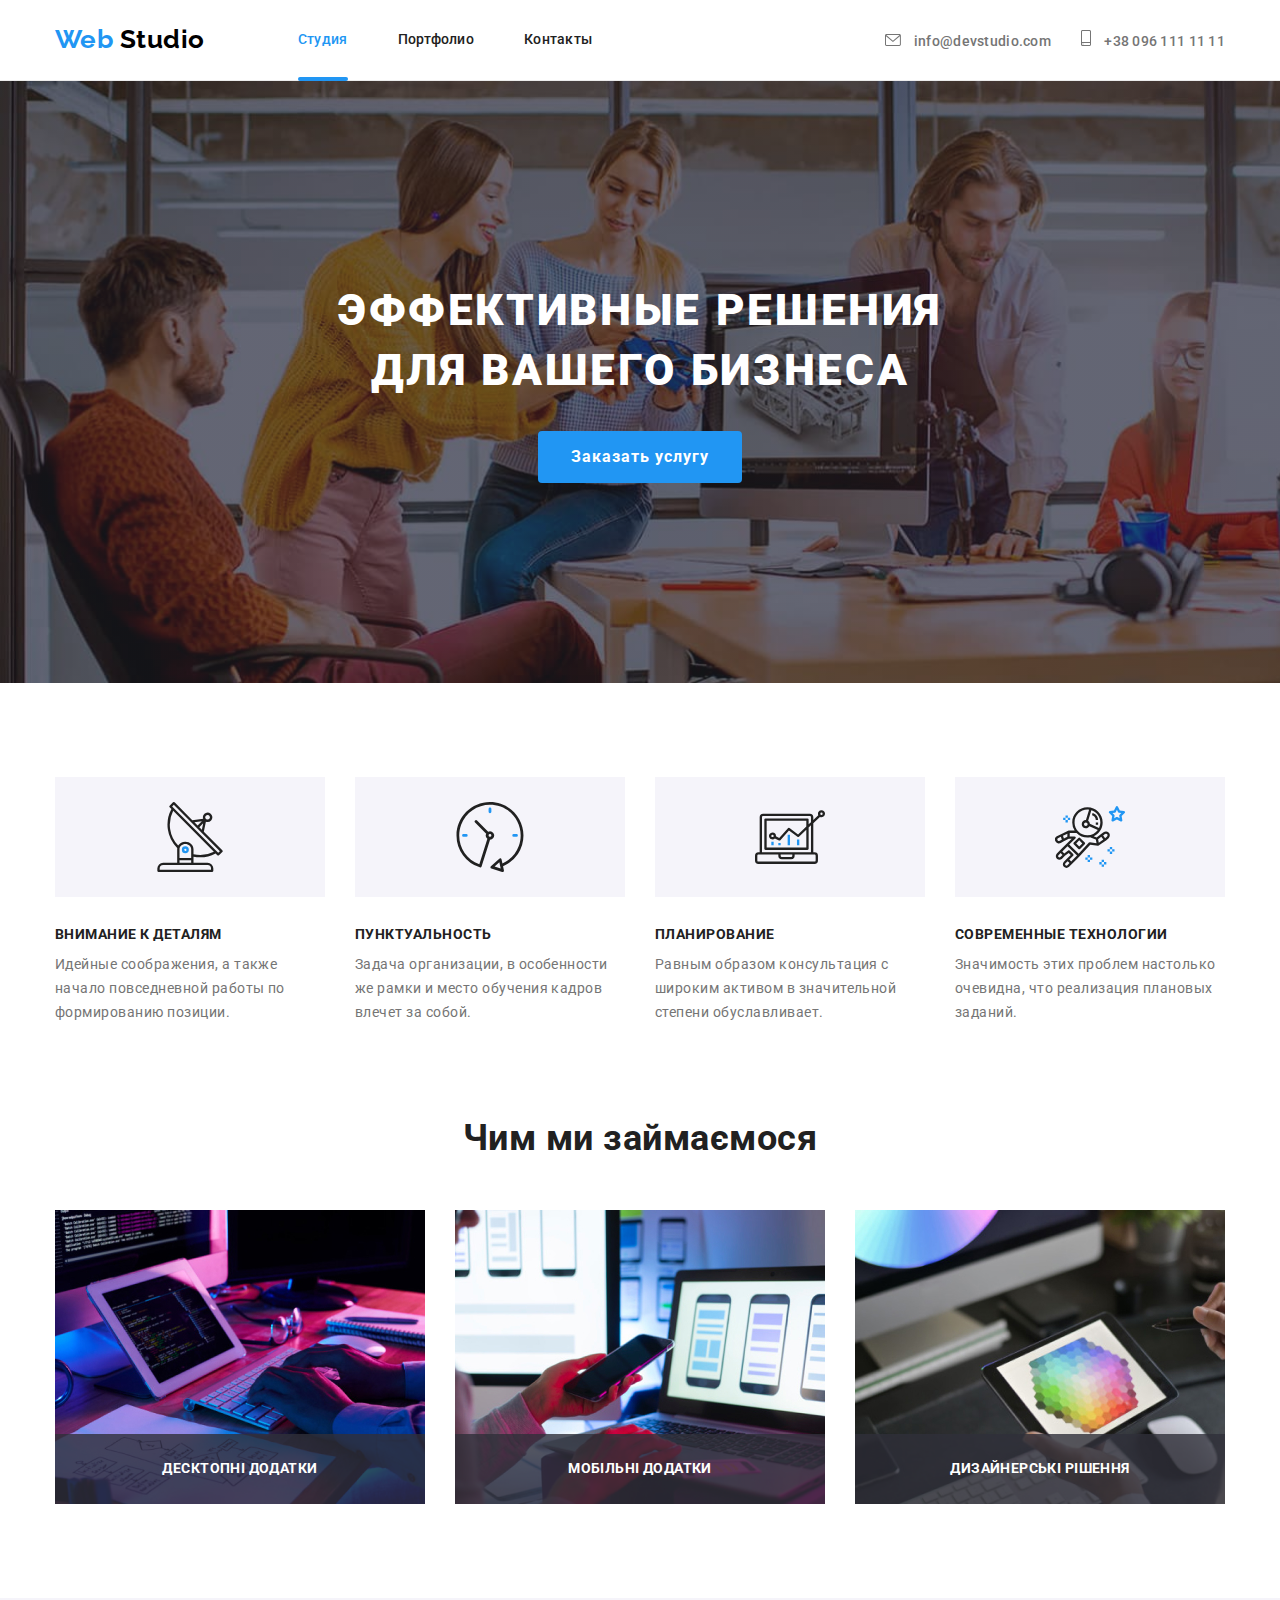
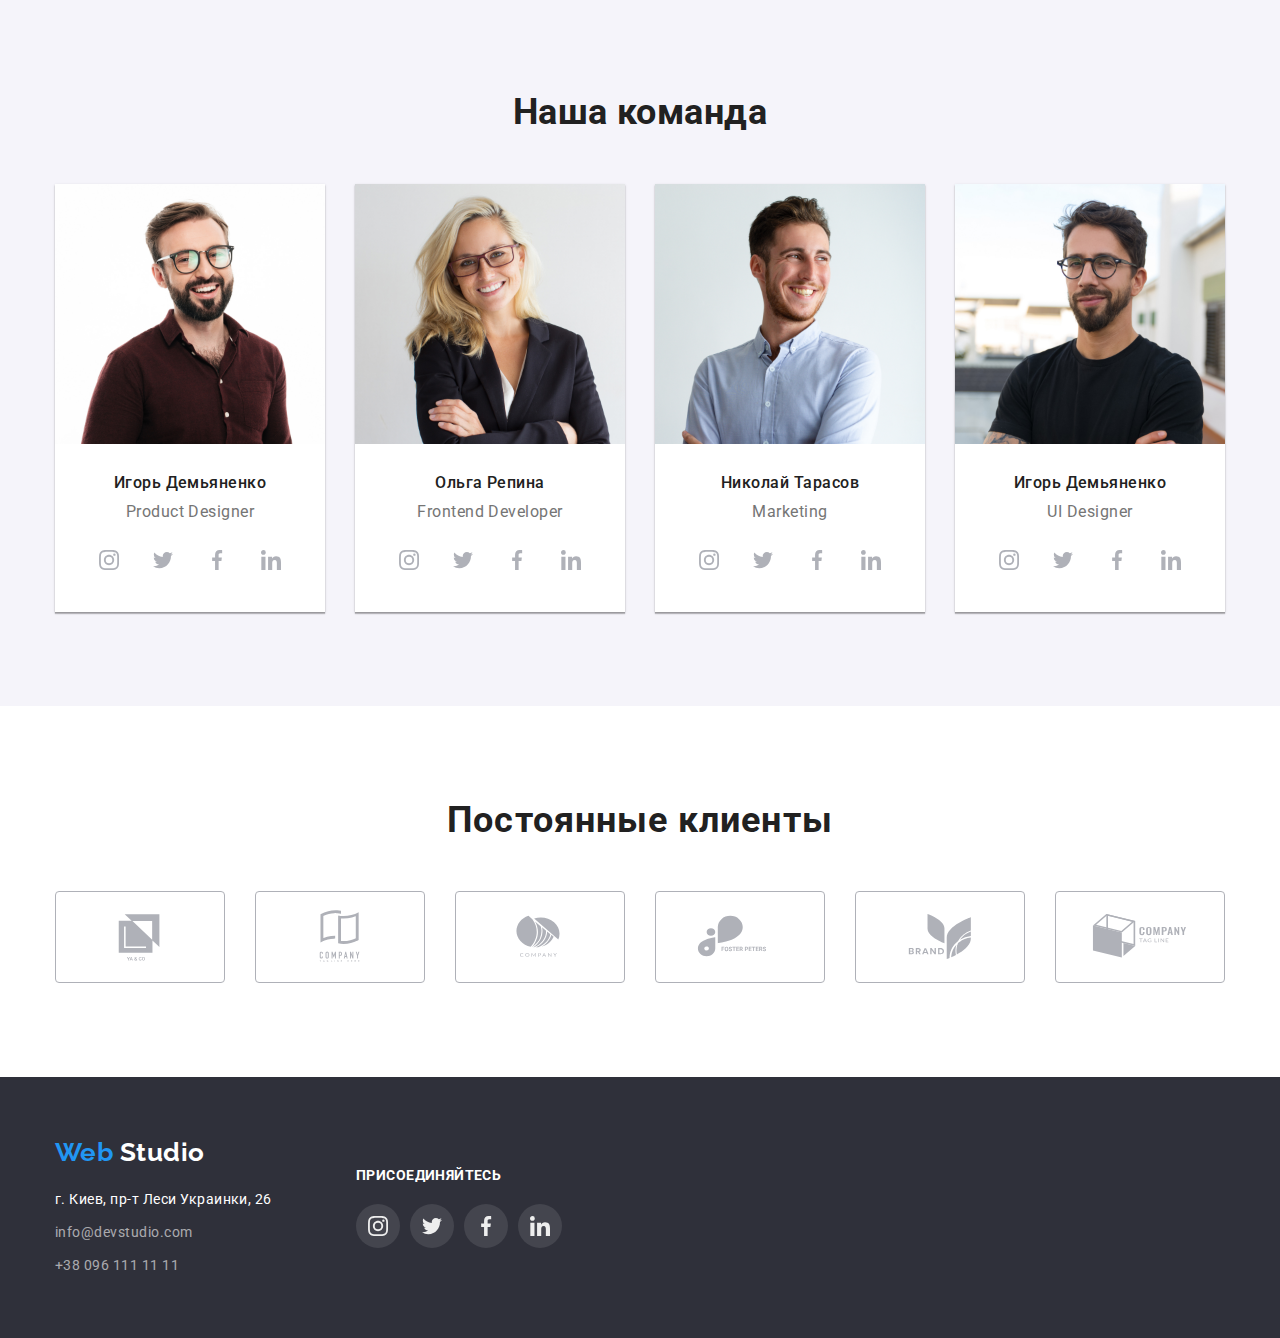
<file: index.html>
<!DOCTYPE html>
<html lang="ru">
  <head>
    <meta charset="UTF-8" />
    <meta http-equiv="X-UA-Compatible" content="IE=edge" />
    <meta name="viewport" content="width=device-width, initial-scale=1.0" />
    <title>WebStudio</title>
    <link
      href="https://fonts.googleapis.com/css2?family=Raleway:wght@700&family=Roboto:wght@400;500;700;900&display=swap"
      rel="stylesheet"
    />
    <link
      rel="stylesheet"
      href="https://cdnjs.cloudflare.com/ajax/libs/modern-normalize/1.1.0/modern-normalize.min.css"
    />
    <link rel="stylesheet" href="./css/styles.css" />
  </head>
  <body>
    <!--  Шапка страницы -->
    <header class="header">
      <div class="container main-nav">
        <a href="./index.html" class="logo link">
          Web <span class="accent link">Studio</span></a
        >

        <!-- Навигация -->
        <nav>
          <ul class="site-nav">
            <li class="item">
              <a href="./index.html" class="link current">Студия</a>
            </li>
            <li class="item">
              <a href="./portfolio.html" class="link">Портфолио</a>
            </li>
            <li class="item"><a href="" class="link item">Контакты</a></li>
          </ul>
        </nav>

        <!-- Контактные данные -->
        <ul class="auth-nav">
          <li class="item">
            <a href="mailto:info@devstudio.com" class="auth-nav-link link">
              <svg class="auth-icon" width="16px" height="12px">
                <use href="./images/symbol-img.svg#icon-envelope"></use>
              </svg>
              info@devstudio.com
            </a>
          </li>
          <li class="item">
            <a href="tel:+380961111111" class="auth-nav-link link">
              <svg class="auth-icon" width="10" height="16">
                <use href="./images/symbol-img.svg#icon-smartphone"></use>
              </svg>
              +38 096 111 11 11
            </a>
          </li>
        </ul>
      </div>
    </header>

    <main>
      <!-- Заголовок -->
      <section class="hero">
        <div class="container">
          <h1 class="hero-title">Эффективные решения для вашего бизнеса</h1>
        </div>
        <!-- Кнопка заказа услуги -->
        <div class="btn-hero containet">
          <button type="button" class="hero-button" data-modal-open>
            Заказать услугу
          </button>
        </div>
      </section>

      <!-- Наши преимущества (заголовок секции был скрыт при оформлении в css) -->
      <section class="section-benefits">
        <div class="container">
          <h2 class="section-title visually-hidden">Наши преимущества</h2>
          <ul class="benefits-conteiner">
            <li class="benefits-item">
              <div class="sectio-icon-benefits">
                <svg class="benefits-icon" width="70" height="70">
                  <use href="./images/symbol-img.svg#icon-antenna-1"></use>
                </svg>
              </div>
              <h3 class="benefits-title">Внимание к деталям</h3>
              <p class="text">
                Идейные соображения, а также начало повседневной работы по
                формированию позиции.
              </p>
            </li>
            <li class="benefits-item">
              <div class="sectio-icon-benefits">
                <svg class="benefits-icon" width="70" height="70">
                  <use href="./images/symbol-img.svg#icon-clock-1"></use>
                </svg>
              </div>
              <h3 class="benefits-title">Пунктуальность</h3>
              <p class="text">
                Задача организации, в особенности же рамки и место обучения
                кадров влечет за собой.
              </p>
            </li>
            <li class="benefits-item">
              <div class="sectio-icon-benefits">
                <svg class="benefits-icon" width="70" height="70">
                  <use href="./images/symbol-img.svg#icon-diagram-1"></use>
                </svg>
              </div>
              <h3 class="benefits-title">Планирование</h3>
              <p class="text">
                Равным образом консультация с широким активом в значительной
                степени обуславливает.
              </p>
            </li>
            <li class="benefits-item">
              <div class="sectio-icon-benefits">
                <svg class="benefits-icon" width="70" height="70">
                  <use href="./images/symbol-img.svg#icon-astronaut-1"></use>
                </svg>
              </div>
              <h3 class="benefits-title">Современные технологии</h3>
              <p class="text">
                Значимость этих проблем настолько очевидна, что реализация
                плановых заданий.
              </p>
            </li>
          </ul>
        </div>
      </section>

      <!-- Чем мы занимаемся -->
      <section class="section-making">
        <div class="container">
          <h2 class="making-title">Чим ми займаємося</h2>
          <ul class="container-making">
            <li class="making-item">
              <div class="making-top-wrap">
                <a class="making-link link" href="">
                  <img
                    src="images/img.jpg"
                    alt="Фото процесса вёрстки"
                    width="370"
                  />
                </a>
                <p class="making-text">Десктопні додатки</p>
              </div>
            </li>
            <li class="making-item">
              <div class="making-top-wrap">
                <a class="making-link link" href="">
                  <img
                    src="images/boxone.jpg"
                    alt="Фото процесса выбора дизайна"
                    width="370"
                  />
                </a>
                <p class="making-text">Мобільні додатки</p>
              </div>
            </li>
            <li class="making-item">
              <div class="making-top-wrap">
                <a class="making-link link" href="">
                  <img
                    src="images/boxtwo.jpg"
                    alt="Фото процесса выбора цветовой гаммы"
                    width="370"
                  />
                </a>
                <p class="making-text">Дизайнерські рішення</p>
              </div>
            </li>
          </ul>
        </div>
      </section>

      <!-- Наша команда -->
      <section class="section-team">
        <div class="container">
          <h2 class="team-title">Наша команда</h2>
          <ul class="conteiner-team">
            <li class="team-link">
              <img src="images/imgone.jpg" alt="Игорь Демьяненко" width="270" />
              <div class="team-item">
                <h3 class="personal-title">Игорь Демьяненко</h3>
                <p class="personal-text">Product Designer</p>
                <ul class="personal-soc list">
                  <li class="personal-soc-item">
                    <a href="" class="personal-soc-link link">
                      <svg class="icon-soc" width="20" height="20">
                        <use
                          href="./images/symbol-img.svg#icon-instagram-2"
                        ></use>
                      </svg>
                    </a>
                  </li>
                  <li class="personal-soc-item">
                    <a href="" class="personal-soc-link link">
                      <svg class="icon-soc" width="20" height="20">
                        <use
                          href="./images/symbol-img.svg#icon-twitter-1"
                        ></use>
                      </svg>
                    </a>
                  </li>
                  <li class="personal-soc-item">
                    <a href="" class="personal-soc-link link">
                      <svg class="icon-soc" width="20" height="20">
                        <use
                          href="./images/symbol-img.svg#icon-facebook-1"
                        ></use>
                      </svg>
                    </a>
                  </li>
                  <li class="personal-soc-item">
                    <a href="" class="personal-soc-link link">
                      <svg class="icon-soc" width="20" height="20">
                        <use
                          href="./images/symbol-img.svg#icon-linkedin-1"
                        ></use>
                      </svg>
                    </a>
                  </li>
                </ul>
              </div>
            </li>
            <li class="team-link">
              <img src="images/imgtwo.jpg" alt="Ольга Репина" width="270" />
              <div class="team-item">
                <h3 class="personal-title">Ольга Репина</h3>
                <p class="personal-text">Frontend Developer</p>
                <ul class="personal-soc list">
                  <li class="personal-soc-item">
                    <a href="" class="personal-soc-link link">
                      <svg class="icon-soc" width="20" height="20">
                        <use
                          href="./images/symbol-img.svg#icon-instagram-2"
                        ></use>
                      </svg>
                    </a>
                  </li>
                  <li class="personal-soc-item">
                    <a href="" class="personal-soc-link link">
                      <svg class="icon-soc" width="20" height="20">
                        <use
                          href="./images/symbol-img.svg#icon-twitter-1"
                        ></use>
                      </svg>
                    </a>
                  </li>
                  <li class="personal-soc-item">
                    <a href="" class="personal-soc-link link">
                      <svg class="icon-soc" width="20" height="20">
                        <use
                          href="./images/symbol-img.svg#icon-facebook-1"
                        ></use>
                      </svg>
                    </a>
                  </li>
                  <li class="personal-soc-item">
                    <a href="" class="personal-soc-link link">
                      <svg class="icon-soc" width="20" height="20">
                        <use
                          href="./images/symbol-img.svg#icon-linkedin-1"
                        ></use>
                      </svg>
                    </a>
                  </li>
                </ul>
              </div>
            </li>
            <li class="team-link">
              <img
                src="images/imgthree.jpg"
                alt="Николай Тарасов"
                width="270"
              />
              <div class="team-item">
                <h3 class="personal-title">Николай Тарасов</h3>
                <p class="personal-text">Marketing</p>
                <ul class="personal-soc list">
                  <li class="personal-soc-item">
                    <a href="" class="personal-soc-link link">
                      <svg class="icon-soc" width="20" height="20">
                        <use
                          href="./images/symbol-img.svg#icon-instagram-2"
                        ></use>
                      </svg>
                    </a>
                  </li>
                  <li class="personal-soc-item">
                    <a href="" class="personal-soc-link link">
                      <svg class="icon-soc" width="20" height="20">
                        <use
                          href="./images/symbol-img.svg#icon-twitter-1"
                        ></use>
                      </svg>
                    </a>
                  </li>
                  <li class="personal-soc-item">
                    <a href="" class="personal-soc-link link">
                      <svg class="icon-soc" width="20" height="20">
                        <use
                          href="./images/symbol-img.svg#icon-facebook-1"
                        ></use>
                      </svg>
                    </a>
                  </li>
                  <li class="personal-soc-item">
                    <a href="" class="personal-soc-link link">
                      <svg class="icon-soc" width="20" height="20">
                        <use
                          href="./images/symbol-img.svg#icon-linkedin-1"
                        ></use>
                      </svg>
                    </a>
                  </li>
                </ul>
              </div>
            </li>
            <li class="team-link">
              <img src="images/imgfour.jpg" alt="Михаил Ермаков" width="270" />
              <div class="team-item">
                <h3 class="personal-title">Игорь Демьяненко</h3>
                <p class="personal-text">UI Designer</p>
                <ul class="personal-soc list">
                  <li class="personal-soc-item">
                    <a href="" class="personal-soc-link link">
                      <svg class="icon-soc" width="20" height="20">
                        <use
                          href="./images/symbol-img.svg#icon-instagram-2"
                        ></use>
                      </svg>
                    </a>
                  </li>
                  <li class="personal-soc-item">
                    <a href="" class="personal-soc-link link">
                      <svg class="icon-soc" width="20" height="20">
                        <use
                          href="./images/symbol-img.svg#icon-twitter-1"
                        ></use>
                      </svg>
                    </a>
                  </li>
                  <li class="personal-soc-item">
                    <a href="" class="personal-soc-link link">
                      <svg class="icon-soc" width="20" height="20">
                        <use
                          href="./images/symbol-img.svg#icon-facebook-1"
                        ></use>
                      </svg>
                    </a>
                  </li>
                  <li class="personal-soc-item">
                    <a href="" class="personal-soc-link link">
                      <svg class="icon-soc" width="20" height="20">
                        <use
                          href="./images/symbol-img.svg#icon-linkedin-1"
                        ></use>
                      </svg>
                    </a>
                  </li>
                </ul>
              </div>
            </li>
          </ul>
        </div>
      </section>

      <!-- Постоянные клиенты -->
      <section class="section-customer">
        <div class="container">
          <h2 class="customer-title">Постоянные клиенты</h2>
          <ul class="container-customer">
            <li>
              <a href="" class="customer-link link">
                <svg class="icon-customer" width="106" height="60">
                  <use href="./images/symbol-img.svg#icon-Logo"></use>
                </svg>
              </a>
            </li>
            <li>
              <a href="" class="customer-link link">
                <svg class="icon-customer" width="106" height="60">
                  <use href="./images/symbol-img.svg#icon-Logo-2"></use>
                </svg>
              </a>
            </li>
            <li>
              <a href="" class="customer-link link">
                <svg class="icon-customer" width="106" height="60">
                  <use href="./images/symbol-img.svg#icon-Logo-3"></use>
                </svg>
              </a>
            </li>
            <li>
              <a href="" class="customer-link link">
                <svg class="icon-customer" width="106" height="60">
                  <use href="./images/symbol-img.svg#icon-Logo-4"></use>
                </svg>
              </a>
            </li>
            <li>
              <a href="" class="customer-link link">
                <svg class="icon-customer" width="106" height="60">
                  <use href="./images/symbol-img.svg#icon-Logo-5"></use>
                </svg>
              </a>
            </li>
            <li>
              <a href="" class="customer-link link">
                <svg class="icon-customer" width="106" height="60">
                  <use href="./images/symbol-img.svg#icon-Logo-6"></use>
                </svg>
              </a>
            </li>
          </ul>
        </div>
      </section>
    </main>

    <!-- Page footer -->
    <footer class="footer">
      <div class="container all-footer-container">
        <div class="footer-address-container">
          <a href="./index.html" class="footer-logo link">
            Web <span class="accent link">Studio</span></a
          >
          <address class="">
            <a
              href="https://goo.gl/maps/A9gjcNeJawxpGRib9"
              class="footer-address link"
              >г. Киев, пр-т Леси Украинки, 26</a
            >
            <ul class="footer-inf">
              <li class="footer-item">
                <a href="mailto:info@devstudio.com" class="footer-link link"
                  >info@devstudio.com</a
                >
              </li>
              <li class="footer-item">
                <a href="tel:+380961111111" class="footer-link link"
                  >+38 096 111 11 11</a
                >
              </li>
            </ul>
          </address>
        </div>
        <div class="footer-conteinet-soc">
          <h2 class="footer-title">Присоединяйтесь</h2>
          <ul class="footer-soc list">
            <li class="footer-soc-item">
              <a href="" class="footer-soc-link link">
                <svg class="icon-soc-footer" width="20" height="20">
                  <use href="./images/symbol-img.svg#icon-instagram-2"></use>
                </svg>
              </a>
            </li>
            <li class="footer-soc-item">
              <a href="" class="footer-soc-link link">
                <svg class="icon-soc-footer" width="20" height="20">
                  <use href="./images/symbol-img.svg#icon-twitter-1"></use>
                </svg>
              </a>
            </li>
            <li class="footer-soc-item">
              <a href="" class="footer-soc-link link">
                <svg class="icon-soc-footer" width="20" height="20">
                  <use href="./images/symbol-img.svg#icon-facebook-1"></use>
                </svg>
              </a>
            </li>
            <li class="footer-soc-item">
              <a href="" class="footer-soc-link link">
                <svg class="icon-soc-footer" width="20" height="20">
                  <use href="./images/symbol-img.svg#icon-linkedin-1"></use>
                </svg>
              </a>
            </li>
          </ul>
        </div>
      </div>
    </footer>
    <div class="backdrop is-hidden" data-modal>
      <div class="modal">
        <button type="button" class="modal-close" data-modal-close>
          <svg class="icon-soc-footer" width="11" height="11">
            <use href="./images/symbol-img.svg#icon-Vector"></use>
          </svg>
        </button>
        <p class="modal-title">Заголовок модального викна</p>
        <form class="modal-form">
          <input
            type="text"
            class="form-input"
            name="user-name"
            placeholder="Ваше імя"
            required
          />
          <button type="submit">Go</button>
        </form>
      </div>
    </div>
    <script src="./js/modal.js"></script>
  </body>
</html>
</file>
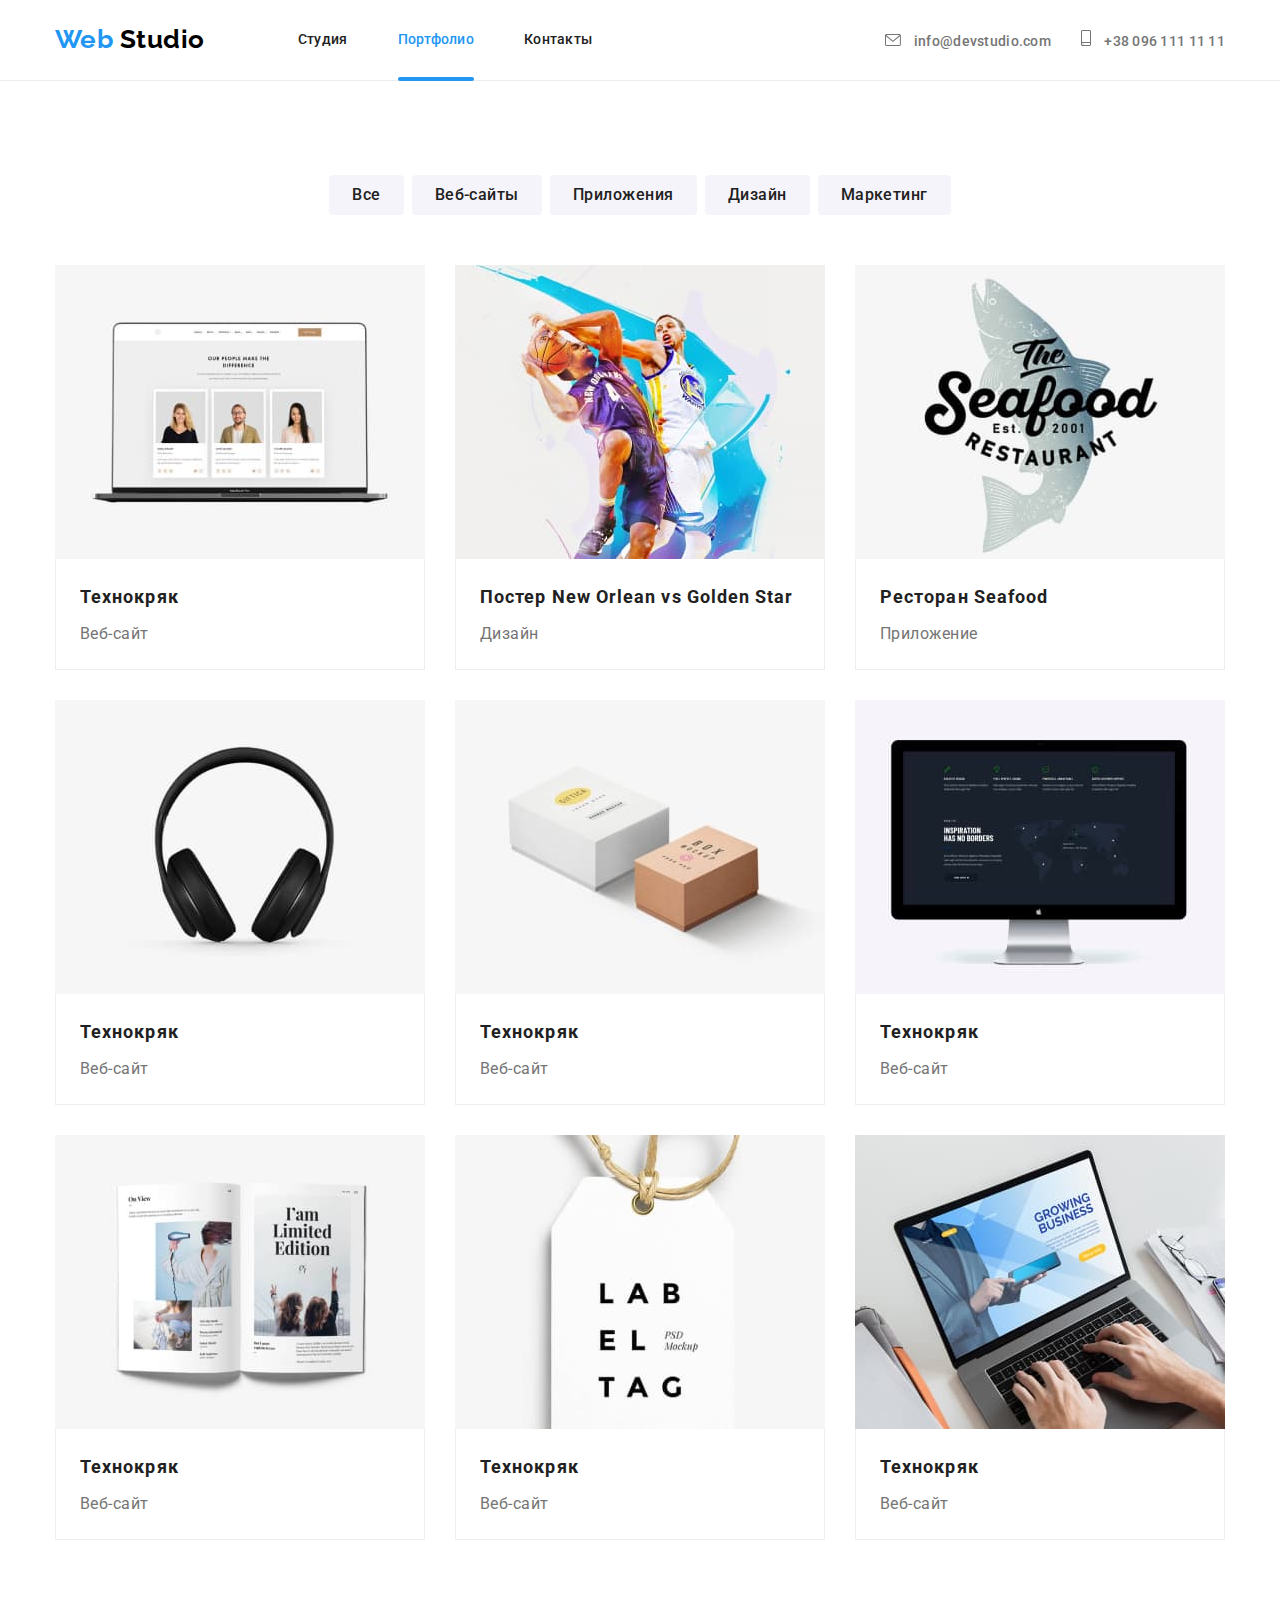
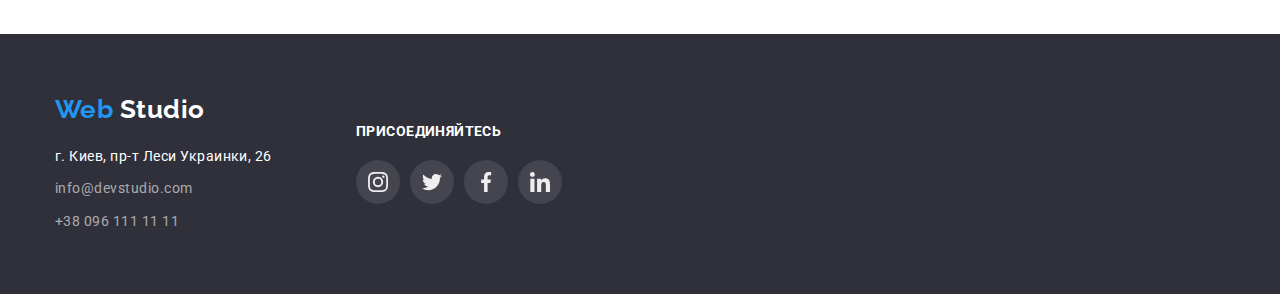
<file: portfolio.html>
<!DOCTYPE html>
<html lang="ru">
  <head>
    <meta charset="UTF-8" />
    <meta http-equiv="X-UA-Compatible" content="IE=edge" />
    <meta name="viewport" content="width=device-width, initial-scale=1.0" />
    <title>WebStudio</title>
    <link
      href="https://fonts.googleapis.com/css2?family=Raleway:wght@700&family=Roboto:wght@400;500;700;900&display=swap"
      rel="stylesheet"
    />
    <link
      rel="stylesheet"
      href="https://cdnjs.cloudflare.com/ajax/libs/modern-normalize/1.1.0/modern-normalize.min.css"
    />
    <link rel="stylesheet" href="./css/styles.css" />
  </head>
  <body>
    <!--  Шапка страницы -->
    <!-- <header class="header"> -->
    <header class="header">
      <div class="container main-nav">
        <a href="./index.html" class="logo link">
          Web <span class="accent link">Studio</span></a
        >

        <!-- Навигация -->
        <nav>
          <ul class="site-nav">
            <li class="item"><a href="./index.html" class="link">Студия</a></li>
            <li class="item">
              <a href="./portfolio.html" class="link current">Портфолио</a>
            </li>
            <li class="item"><a href="" class="link item">Контакты</a></li>
          </ul>
        </nav>

        <!-- Контактные данные -->
        <ul class="auth-nav">
          <li class="item">
            <a href="mailto:info@devstudio.com" class="auth-nav-link link">
              <svg class="auth-icon" width="16px" height="12px">
                <use href="./images/symbol-img.svg#icon-envelope"></use>
              </svg>
              info@devstudio.com
            </a>
          </li>
          <li class="item">
            <a href="tel:+380961111111" class="auth-nav-link link">
              <svg class="auth-icon" width="10" height="16">
                <use href="./images/symbol-img.svg#icon-smartphone"></use>
              </svg>
              +38 096 111 11 11
            </a>
          </li>
        </ul>
      </div>
    </header>

    <!-- Фильтр и контент -->
    <main class="main-portfolio">
      <section class="content">
        <div class="container">
          <ul class="content-filter">
            <li class="content-item">
              <button type="button" class="section-button">Все</button>
            </li>
            <li class="content-item">
              <button type="button" class="section-button">Веб-сайты</button>
            </li>
            <li class="content-item">
              <button type="button" class="section-button">Приложения</button>
            </li>
            <li class="content-item">
              <button type="button" class="section-button">Дизайн</button>
            </li>
            <li class="content-item">
              <button type="button" class="section-button">Маркетинг</button>
            </li>
          </ul>
        </div>

        <!-- Content-->
        <h1 class="content-hero visually-hidden">Content</h1>
        <div class="container">
          <ul class="conteiner-portfolio">
            <li class="content-info">
              <a class="portfolio-link link" href="">
                <div class="portfolio-item">
                  <img
                    src="./images/img-portfolio2.jpg"
                    alt="Открытый ноутбух"
                    width="370"
                    height="294"
                  />
                  <p class="portfolio-text">
                    Ресурс пропонує комплексні пропозиції з різним рівнем
                    функціоналу та сервісів. Все це дозволить відвідувачу
                    отримати вичерпні відомості про компанію чи приватну особу.
                  </p>
                </div>

                <div class="content-conteiner">
                  <h2 class="content-titel">Технокряк</h2>
                  <p class="content-text">Веб-сайт</p>
                </div>
              </a>
            </li>
            <li class="content-info">
              <a class="portfolio-link link" href="">
                <div class="portfolio-item">
                  <img
                    src="./images/img-portfolio3.jpg"
                    alt="Баскетболисты"
                    width="370"
                    height="294"
                  />
                  <p class="portfolio-text">
                    Ресурс пропонує комплексні пропозиції з різним рівнем
                    функціоналу та сервісів. Все це дозволить відвідувачу
                    отримати вичерпні відомості про компанію чи приватну особу.
                  </p>
                </div>

                <div class="content-conteiner">
                  <h2 class="content-titel">
                    Постер New Orlean vs Golden Star
                  </h2>
                  <p class="content-text">Дизайн</p>
                </div>
              </a>
            </li>
            <li class="content-info">
              <a class="portfolio-link link" href="">
                <div class="portfolio-item">
                  <img
                    src="./images/img-portfolio4.jpg"
                    alt="Лого ресторана"
                    width="370"
                    height="294"
                  />
                  <p class="portfolio-text">
                    Ресурс пропонує комплексні пропозиції з різним рівнем
                    функціоналу та сервісів. Все це дозволить відвідувачу
                    отримати вичерпні відомості про компанію чи приватну особу.
                  </p>
                </div>

                <div class="content-conteiner">
                  <h2 class="content-titel">Ресторан Seafood</h2>
                  <p class="content-text">Приложение</p>
                </div>
              </a>
            </li>
            <li class="content-info">
              <a class="portfolio-link link" href="">
                <div class="portfolio-item">
                  <img
                    src="./images/img-portfolio5.jpg"
                    alt="Открытый ноутбух"
                    width="370"
                    height="294"
                  />
                  <p class="portfolio-text">
                    Ресурс пропонує комплексні пропозиції з різним рівнем
                    функціоналу та сервісів. Все це дозволить відвідувачу
                    отримати вичерпні відомості про компанію чи приватну особу.
                  </p>
                </div>

                <div class="content-conteiner">
                  <h2 class="content-titel">Технокряк</h2>
                  <p class="content-text">Веб-сайт</p>
                </div>
              </a>
            </li>
            <li class="content-info">
              <a class="portfolio-link link" href="">
                <div class="portfolio-item">
                  <img
                    src="./images/img-portfolio6.jpg"
                    alt="Открытый ноутбух"
                    width="370"
                    height="294"
                  />
                  <p class="portfolio-text">
                    Ресурс пропонує комплексні пропозиції з різним рівнем
                    функціоналу та сервісів. Все це дозволить відвідувачу
                    отримати вичерпні відомості про компанію чи приватну особу.
                  </p>
                </div>

                <div class="content-conteiner">
                  <h2 class="content-titel">Технокряк</h2>
                  <p class="content-text">Веб-сайт</p>
                </div>
              </a>
            </li>
            <li class="content-info">
              <a class="portfolio-link link" href="">
                <div class="portfolio-item">
                  <img
                    src="./images/img-portfolio7.jpg"
                    alt="Открытый ноутбух"
                    width="370"
                    height="294"
                  />
                  <p class="portfolio-text">
                    Ресурс пропонує комплексні пропозиції з різним рівнем
                    функціоналу та сервісів. Все це дозволить відвідувачу
                    отримати вичерпні відомості про компанію чи приватну особу.
                  </p>
                </div>

                <div class="content-conteiner">
                  <h2 class="content-titel">Технокряк</h2>
                  <p class="content-text">Веб-сайт</p>
                </div>
              </a>
            </li>
            <li class="content-info">
              <a class="portfolio-link link" href="">
                <div class="portfolio-item">
                  <img
                    src="./images/img-portfolio8.jpg"
                    alt="Открытый ноутбух"
                    width="370"
                    height="294"
                  />
                  <p class="portfolio-text">
                    Ресурс пропонує комплексні пропозиції з різним рівнем
                    функціоналу та сервісів. Все це дозволить відвідувачу
                    отримати вичерпні відомості про компанію чи приватну особу.
                  </p>
                </div>

                <div class="content-conteiner">
                  <h2 class="content-titel">Технокряк</h2>
                  <p class="content-text">Веб-сайт</p>
                </div>
              </a>
            </li>
            <li class="content-info">
              <a class="portfolio-link link" href="">
                <div class="portfolio-item">
                  <img
                    src="./images/img-portfolio9.jpg"
                    alt="Открытый ноутбух"
                    width="370"
                    height="294"
                  />
                  <p class="portfolio-text">
                    Ресурс пропонує комплексні пропозиції з різним рівнем
                    функціоналу та сервісів. Все це дозволить відвідувачу
                    отримати вичерпні відомості про компанію чи приватну особу.
                  </p>
                </div>

                <div class="content-conteiner">
                  <h2 class="content-titel">Технокряк</h2>
                  <p class="content-text">Веб-сайт</p>
                </div>
              </a>
            </li>
            <li class="content-info">
              <a class="portfolio-link link" href="">
                <div class="portfolio-item">
                  <img
                    src="./images/img-portfolio10.jpg"
                    alt="Открытый ноутбух"
                    width="370"
                    height="294"
                  />
                  <p class="portfolio-text">
                    Ресурс пропонує комплексні пропозиції з різним рівнем
                    функціоналу та сервісів. Все це дозволить відвідувачу
                    отримати вичерпні відомості про компанію чи приватну особу.
                  </p>
                </div>

                <div class="content-conteiner">
                  <h2 class="content-titel">Технокряк</h2>
                  <p class="content-text">Веб-сайт</p>
                </div>
              </a>
            </li>
          </ul>
        </div>
      </section>
    </main>

    <!-- Page footer -->
    <footer class="footer">
      <div class="container all-footer-container">
        <div class="footer-address-container">
          <a href="./index.html" class="footer-logo link">
            Web <span class="accent link">Studio</span></a
          >
          <address class="">
            <a
              href="https://goo.gl/maps/A9gjcNeJawxpGRib9"
              class="footer-address link"
              >г. Киев, пр-т Леси Украинки, 26</a
            >
            <ul class="footer-inf">
              <li class="footer-item">
                <a href="mailto:info@devstudio.com" class="footer-link link"
                  >info@devstudio.com</a
                >
              </li>
              <li class="footer-item">
                <a href="tel:+380961111111" class="footer-link link"
                  >+38 096 111 11 11</a
                >
              </li>
            </ul>
          </address>
        </div>
        <div class="footer-conteinet-soc">
          <h2 class="footer-title">Присоединяйтесь</h2>
          <ul class="footer-soc list">
            <li class="footer-soc-item">
              <a href="" class="footer-soc-link link">
                <svg class="icon-soc-footer" width="20" height="20">
                  <use href="./images/symbol-img.svg#icon-instagram-2"></use>
                </svg>
              </a>
            </li>
            <li class="footer-soc-item">
              <a href="" class="footer-soc-link link">
                <svg class="icon-soc-footer" width="20" height="20">
                  <use href="./images/symbol-img.svg#icon-twitter-1"></use>
                </svg>
              </a>
            </li>
            <li class="footer-soc-item">
              <a href="" class="footer-soc-link link">
                <svg class="icon-soc-footer" width="20" height="20">
                  <use href="./images/symbol-img.svg#icon-facebook-1"></use>
                </svg>
              </a>
            </li>
            <li class="footer-soc-item">
              <a href="" class="footer-soc-link link">
                <svg class="icon-soc-footer" width="20" height="20">
                  <use href="./images/symbol-img.svg#icon-linkedin-1"></use>
                </svg>
              </a>
            </li>
          </ul>
        </div>
      </div>
    </footer>
  </body>
</html>
</file>
<file: css/styles.css>
:root{
    --accent-color: #2196F3;
    --primery-text-color: #757575;
    --titel-text-color: #212121;
    --white-color: #ffffff;
    --main-background-color:#E5E5E5;
    --secondary-background-color:#F5F4FA;
    --footer-text-color: rgba(255, 255, 255, 0.6);
    --background-color-hero-footer: #2F303A;
    --lodo-color: #000000;}

body{
  /* background-color: var(--main-background-color); */
  color: var(--titel-text-color);
  font-family: Roboto, sans-serif;
  letter-spacing: 0.03em;}

/* Убирает все отступы */
h1, h2, h3, h4, h5, h6, p{
  margin: 0;
}

ul {
  margin: 0;
  padding-left: 0;
}

/* Убирает подчеркивание в списках */
ul { list-style: none;}

/* Убирает точки в списках */
.link { 
  text-decoration: none;
  margin: 0;
  padding: 0;
}

img {
  display: block;
}

/* Скрывает заголовки */
.visually-hidden {
  position: absolute;
  white-space: nowrap;
  width: 1px;
  height: 1px;
  overflow: hidden;
  border: 0;
  padding: 0;
  clip: rect(0 0 0 0);
  clip-path: inset(50%);
  margin: -1px;}

.container {
  margin: 0 auto;
  width: 1200px;
  padding-left: 15px;
  padding-right: 15px;
  /* outline: 2px solid #0ea106dc; */
}

/* --------- Шапка --------- */

/* Text and Font for Logo and foter-logo */
.logo, .footer-logo {
  font-family: Raleway, sans-serif;
  font-weight: 700;
  font-size: 26px;
  line-height: 1.19;
  transition: color 250ms cubic-bezier(0.4, 0, 0.2, 1);
}

/* Logo Color */
.logo {
  color:var(--accent-color);
  padding-top: 24px;
  padding-bottom: 25px;
}

.logo .accent { 
  color: var(--lodo-color);
  transition: color 250ms cubic-bezier(0.4, 0, 0.2, 1);
}
.logo .accent:hover, 
.logo .accent:focus {
  color: var(--accent-color);
}
.logo:hover,
.logo:focus {
  color: var(--logo-color)
}

/* Main-nav */
.header {
  border-bottom: 1px solid #ECECEC;
}
.main-nav {
  display: flex;
  align-items: center;
}

/* Text and Font for Site-Nav/Auth-nav */
.site-nav, .auth-nav{
  font-weight: 500;
  font-size: 14px;
  line-height: 1.14;
  letter-spacing: 0.02em;
}

/* Site-Nav */
.site-nav {
  display: flex;
  margin-left: 93px;
}

.site-nav .item:not(:last-child) {
  margin-right: 50px;
}

.site-nav .item{
  display: block;
}

.site-nav .link {
  display: block;
  position: relative;
  padding-top: 32px;
  padding-bottom: 32px;
  transition: color 250ms cubic-bezier(0.4, 0, 0.2, 1);
}

.site-nav .link{ color: var(--titel-text-color);}
.site-nav .link:hover, 
.site-nav .link:focus {color: var(--accent-color);}
.site-nav .link.current {color: var(--accent-color); }

.site-nav .link.current::after{
  content: "";
  position: absolute;
  display: block;
  width: 100%;
  height: 4px;
  background: #2196F3;
  border-radius: 2px;
  bottom: -1px;
}


/* Auth-Nav */
.auth-nav {
  display: flex;
  margin-left: auto;
  align-items: baseline;  
}

.auth-nav .item + .item {
  margin-left: 30px;
}

.auth-icon{
  margin-right: 10px;
  fill: var(--primery-text-color);
  background-color: #fff;
  transition: fill 250ms cubic-bezier(0.4, 0, 0.2, 1);
}

.auth-nav-link{
  transition: color 250ms cubic-bezier(0.4, 0, 0.2, 1);
}

.auth-nav-link {color: var(--primery-text-color);}
.auth-nav-link:hover, 
.auth-nav-link:focus {color: var(--accent-color);}

.auth-nav-link:hover .auth-icon,
.auth-nav-link:focus .auth-icon {
  fill: var(--accent-color);
}

/* ---Hero--- */

.hero {
  background-color: var(--background-color-hero-footer);
  background-image: linear-gradient(
    rgba(47, 48, 58, 0.4),
   rgba(47, 48, 58, 0.4)), 
  url(../images/Img-hero.jpg);
  
  max-width: 1600px;
  background-size: cover;
  text-align: center;
  margin: 0 auto;
  padding-top: 200px;
  padding-bottom: 200px;
  background-repeat: no-repeat;
}

.hero-title {
  color: var(--white-color) ;
  font-weight: 900;
  font-size: 44px;
  line-height: 1.36;
  letter-spacing: 0.06em;
  text-transform: uppercase;
  margin-bottom: 30px;
  max-width: 696px;
  display: inline-block;
}

.hero-button {
  color: var(--white-color);
  background-color: var(--accent-color);
  font-weight: 700;
  font-size: 16px;
  line-height: 1.88;
  align-items: center;
  letter-spacing: 0.06em;
  cursor: pointer; 

  border-radius: 4px;
  padding: 10px 32px;
  display: inline-block;
  min-width: 200px;
  border: 1px solid transparent;
  transition: color 250ms cubic-bezier(0.4, 0, 0.2, 1);
}

/* Section Benefits */
.benefits-title{
  font-weight: 700;
  font-size: 14px;
  line-height: 1.14;
  text-transform: uppercase;
}

.benefits-conteiner {
  display: flex;
  flex-basis: calc(100% / 4 - 30px)
}

.section-benefits .benefits-item + .benefits-item {
margin-left: 30px;
}

.section-benefits, .section-team {
  padding: 94px 0px;
}

.benefits-title {
  margin-bottom: 10px;
}

.sectio-icon-benefits {
  display: flex;
  align-items: center;
  justify-content: center;
  width: 270px;
  height: 120px;
  background-color: #F5F4FA;
  margin-bottom: 30px;
}

/* -----Section Making -----*/

.container-making {
  display: flex;
  justify-content: space-between;
}

.section-making {
  padding: 94px 0px;
  padding-top: 0;
}

.text {
  color: var(--primery-text-color);
  font-size: 14px;
  line-height: 1.71;
}

.making-top-wrap {
  position: relative;
}

.making-text {
  position: absolute;
  bottom: 0;
  top: 88%;
  left: 50%;
  width: 370px;
  height: 70px;
  transform: translate(-50%, -50%);

  padding-top: 27px;
  text-align: center;
  font-weight: 700;
  font-size: 14px;
  line-height: 1.14;
  letter-spacing: 0.03em;
  text-transform: uppercase;

  color: #ffffff;
  background-color: rgba(47, 48, 58, 0.8);

}

/* What are we doing adn Team Titles */
.making-title, .team-title {
  font-weight: 700;
  font-size: 36px;
  line-height: 1.16;
  text-align: center;
  margin-bottom: 50px;
}

/* -------- Section Team ------*/
.conteiner-team {
  display: flex;
}

.conteiner-team .team-link + .team-link {
  margin-left: 30px;
}

.team-link{
  box-shadow: 0px 1px 3px rgba(0, 0, 0, 0.12),
   0px 1px 1px rgba(0, 0, 0, 0.14), 
   0px 2px 1px rgba(0, 0, 0, 0.2);
}

.section-team { background-color: var(--secondary-background-color);}
.section-team .team-link {background-color: #FFFFFF;}

.personal-title, .personal-text {
  font-weight: 500;
  font-size: 16px;
  line-height: 1.18;
  text-align: center;
}

.personal-text {
  color: var(--primery-text-color);
  font-weight: 400;
  margin-top: 10px;
  margin-bottom: 16px;
}

.team-item { 
  padding-top: 30px;
  padding-bottom: 30px;
}

.personal-soc {
  display: flex;
  justify-content: center;
  background-size: 100%;
  gap: 10px;
}

.personal-soc-link {
  width: 44px;
  height: 44px;
  border-radius: 50%;
  display: flex;
  justify-content: center;
  align-items: center;
  transition: background-color 250ms cubic-bezier(0.4, 0, 0.2, 1);
}

.icon-soc {
  fill: #AFB1B8;
  transition: fill 250ms cubic-bezier(0.4, 0, 0.2, 1);
}

.personal-soc-link:hover,
.personal-soc-link:focus {
  background-color: var(--accent-color);
}

.personal-soc-link:hover .icon-soc ,
.personal-soc-link:focus .icon-soc {
  fill: var(--white-color);
}

/* --- Customers--- */

.section-customer {
  display: flex;
  padding-top: 94px;
  padding-bottom: 94px;
}

.container-customer{
  display: flex;
  gap: 30px;
}

.customer-title {
  font-weight: 700;
  font-size: 36px;
  line-height: 1.16;
  text-align: center;
  letter-spacing: 0.03em;
  color: var(--titel-text-color);
  margin-bottom: 50px;
}

.customer-link {
  width: 170px;
  height: 92px;
   display: flex;
  justify-content: center;
  align-items: center;
  border: 1px solid #AFB1B8;
  border-radius: 4px;
  fill: #AFB1B8;
  transition: border-color 250ms cubic-bezier(0.4, 0, 0.2, 1);
}

.icon-customer{
  transition: fill 250ms cubic-bezier(0.4, 0, 0.2, 1);
}

.customer-link:hover,
.customer-link:focus {
  border-color: #2196F3;
}

.customer-link:hover .icon-customer,
.customer-link:focus .icon-customer{
  fill: #2196F3;
}

/* Footer */
.footer { 
  background-color: var(--background-color-hero-footer);
  padding: 60px 0 60px;
}

.footer-logo { 
  color: var(--accent-color); 
  font-family: Raleway, sans-serif;
  margin-bottom: 20px;
  transition: color 250ms cubic-bezier(0.4, 0, 0.2, 1);
}

.footer-logo .accent{
  transition: color 250ms cubic-bezier(0.4, 0, 0.2, 1);
}

.footer-logo:hover,
.footer-logo :focus { 
  color: var(--white-color);
}

.footer-logo .accent {
  color: var(--white-color);
}

.footer-logo .accent:hover,
.footer-logo .accent:focus { 
  color: var(--accent-color); 
}

.footer-address { 
  color: #FFFFFF;
  font-weight: 400;
  font-size: 14px;
  line-height: 1.71;
  font-style: normal;
  margin-top: 20px;
  margin-bottom: 9px;
  display: inline-block;
}

.footer-link { 
  color: var(--footer-text-color);
  font-size: 14px;
  line-height: 1.71;
  font-style: normal;
  display: inline-block;
  transition: color 250ms cubic-bezier(0.4, 0, 0.2, 1);
}

.footer-item:not(:last-child) {
  margin-bottom: 9px;
}

.footer-link:hover, 
.footer-link:focus {
  color: var(--accent-color);
}

.footer-title {
  font-weight: 700;
  font-size: 14px;
  line-height: 1.14;
  letter-spacing: 0.03em;
  text-transform: uppercase;
  color: #FFFFFF;
  margin-bottom: 20px;
}

.footer-soc{
  display: flex;
  gap: 10px;
}

.footer-soc-link {
  display: flex;
  width: 44px;
  height: 44px;
  border-radius: 50%;
  justify-content: center;
  align-items: center;
  fill: #EEEEEE;
  background: rgba(255, 255, 255, 0.1);
  transition: background-color 250ms cubic-bezier(0.4, 0, 0.2, 1);

}

.footer-soc-link:hover,
.footer-soc-link:focus {
  background-color: #2196F3;
}

.all-footer-container {
  display: flex;
  align-items: center;
}

.footer-address-container{
  width: 231px;
}

.footer-conteinet-soc {
  max-width: 206px;
  margin-left: 70px;
}


/* ------- Styles for portfolio------- */

.section-button {
  cursor: pointer;
  font-family: 'Roboto';
  font-weight: 500;
  font-size: 16px;
  line-height: 1.62;
  letter-spacing: 0.03em;
  text-align: center;
  background-color: var(--secondary-background-color);
  color: var(--titel-text-color);
  align-items: center;
  cursor: pointer; 
  display: inline-block;
  padding: 6px 22px;
  border: 1px solid transparent;
  border-radius: 4px;
  transition: color 250ms cubic-bezier(0.4, 0, 0.2, 1),
  background-color 250ms cubic-bezier(0.4, 0, 0.2, 1),
  box-shadow 250ms cubic-bezier(0.4, 0, 0.2, 1);
}

.content-filter {
  margin-bottom: 50px;
  display: flex;
  justify-content: center;
}

.main-portfolio {
  padding-top: 94px;
  padding-bottom: 94px;
}

.content-item + .content-item {
  margin-left: 8px;
}

.section-button:hover, 
.section-button:focus { 
  background-color: var(--accent-color);
  color: var(--white-color); 
  box-shadow: 0px 3px 1px rgba(0, 0, 0, 0.1),
   0px 1px 2px rgba(0, 0, 0, 0.08),
    0px 2px 2px rgba(0, 0, 0, 0.12);
}

/* --Content-- */

.portfolio-link{
  display: inline-block;
  transition: box-shadow 250ms cubic-bezier(0.4, 0, 0.2, 1);
}

.content-titel {
  font-weight: 700;
  font-size: 18px;
  line-height: 2;
  letter-spacing: 0.06em;
  color: var(--titel-text-color);
}

.content-text {
  font-size: 16px;
  line-height: 1.87;
  color: var(--primery-text-color);
  margin-top: 4px;
}

.conteiner-portfolio {
  display: flex;
  flex-wrap: wrap;
}

.content-info {
  margin-right: 30px;
  margin-bottom: 30px;
  flex-basis: calc(100% / 3 - 30px);
}

.content-info:nth-child(3n) {
  margin-right: 0;
}

.content-info:nth-last-child(-n + 3) {
  margin-bottom: 0;
}

.content-conteiner{
  padding: 20px 24px;
  background: #FFFFFF;
  border: 1px solid #EEEEEE;
  border-top: 0;
}

.portfolio-link:hover,
.portfolio-link:focus{
  box-shadow: 0px 1px 1px rgba(0, 0, 0, 0.12), 
  0px 4px 4px rgba(0, 0, 0, 0.06), 
  1px 4px 6px rgba(0, 0, 0, 0.16);
}

.portfolio-item {
  position: relative;
  overflow: hidden;
}

.portfolio-text {
  position: absolute;
  top: 0;
  left: 0;
  height: 100%;
  transform: translateY(100%);
  
  font-weight: 400;
  font-size: 18px;
  line-height: 1.56;
  letter-spacing: 0.03em;
  padding: 63px 24px;
  transition: transform 250ms cubic-bezier(0.4, 0, 0.2, 1);
  background-color: rgba(33, 150, 243, 0.9);
  color: #FFFFFF;
  }

  .content-info:hover .portfolio-text,
  .content-info:focus .portfolio-text{
    transform: translateY(0);
  }

  .backdrop {
    position: fixed;
    top: 0;
    width: 100%;
    height: 100%;
    background-color: rgba(0, 0, 0, 0.2);
    transition: opacity 250ms cubic-bezier(0.4, 0, 0.2, 1), visibility 250ms;
  }

  .modal {
    position: absolute;
    width: 528px;
    height: 581px;
    top: 50%;
    left: 50%;
    transform: translate(-50%, -50%) scale(1);
    background-color: #FFFFFF;
    border-radius: 4px;
    box-shadow: 0px 1px 3px rgba(0, 0, 0, 0.12), 0px 1px 1px rgba(0, 0, 0, 0.14), 0px 2px 1px rgba(0, 0, 0, 0.2);
    transition: transform 250ms cubic-bezier(0.4, 0, 0.2, 1) ;
  }

  .backdrop.is-hidden .modal {
    transform: translate(-50%, 50%) scale(0);
  }

  .modal-close {
    position: absolute;
    right: 8px;
    top: 8px;
    width: 30px;
    height: 30px;
    border: 1px solid rgba(0, 0, 0, 0.1);
    border-radius: 50%;
    background-color: transparent;
  }
  
  .is-hidden{
    opacity: 0;
    visibility: hidden;
    pointer-events: none;
  }

  .modal-title {
    position: absolute;
    font-size: ;
    font-weight: ;
    margin-bottom: ;
    text-align: ;
  }

.form-input{
  width: 100%;
  height: 50px;
  padding: 20px;
}
</file>
